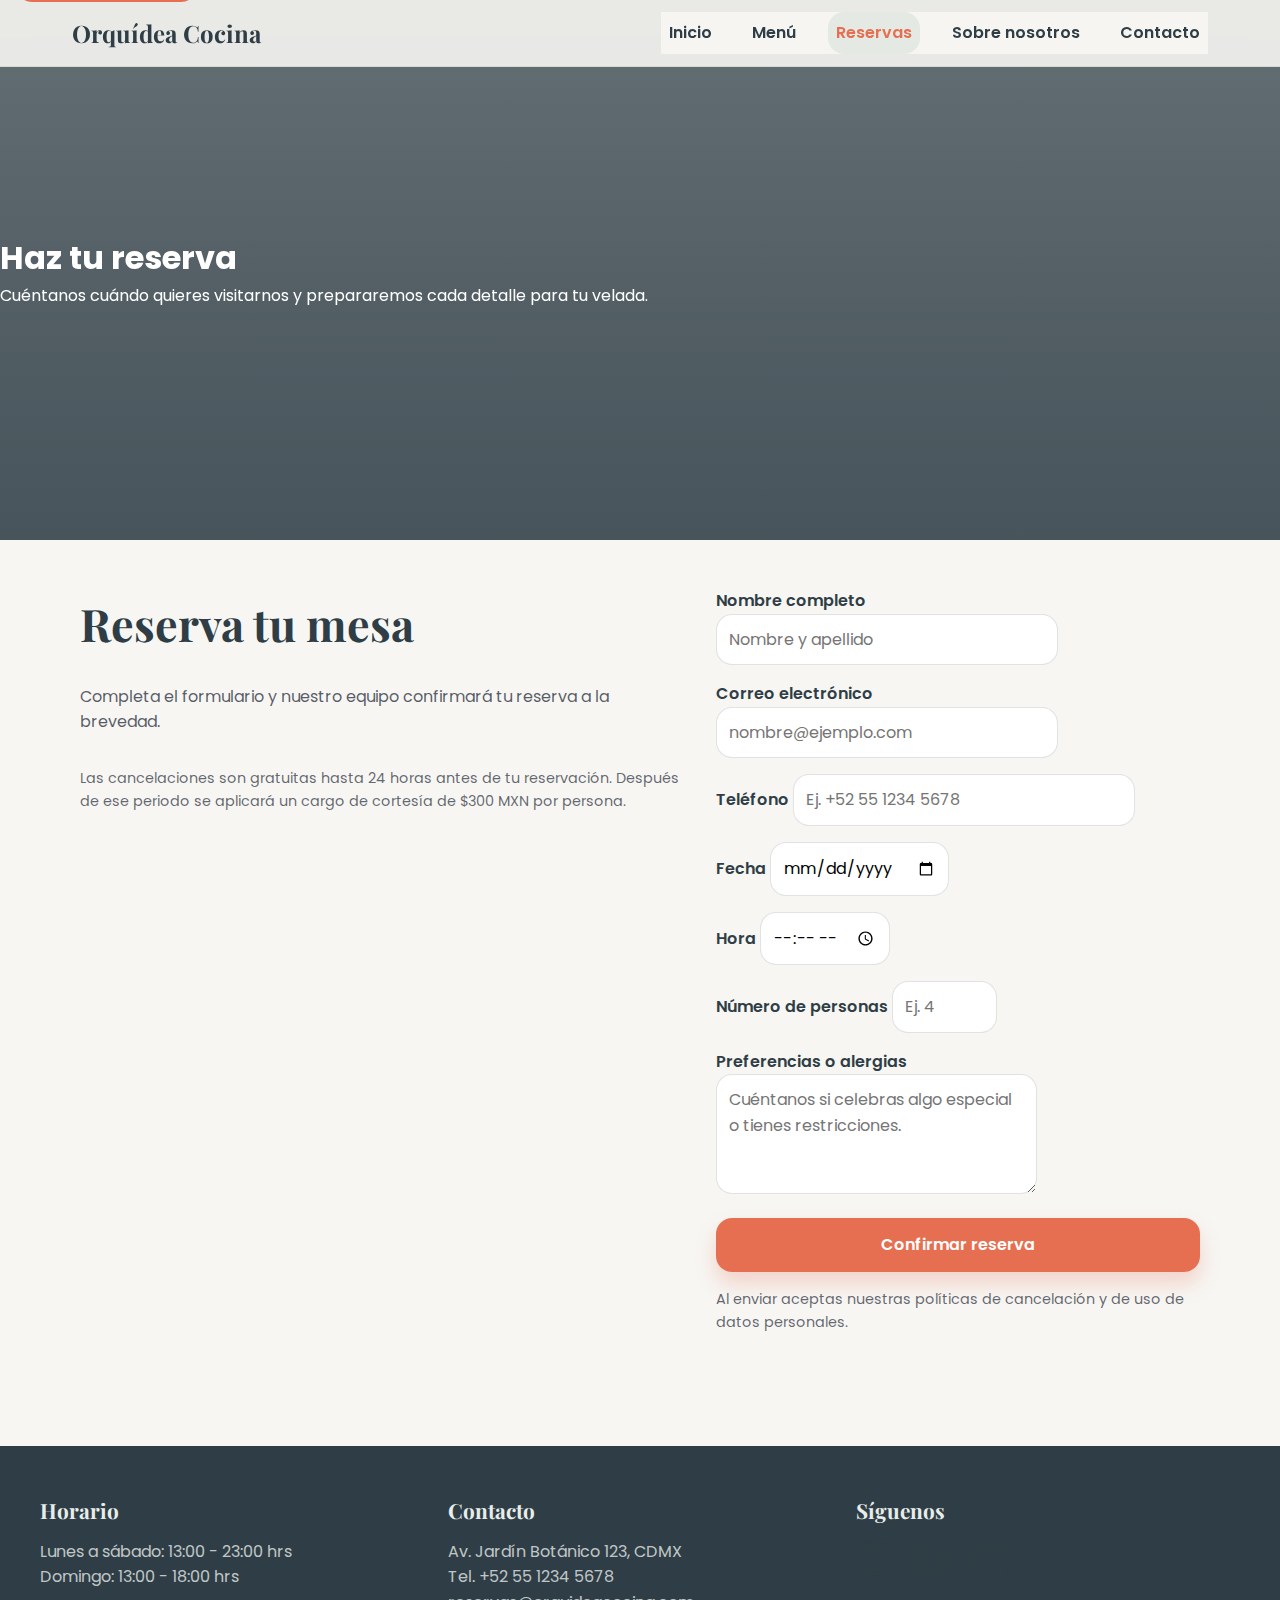
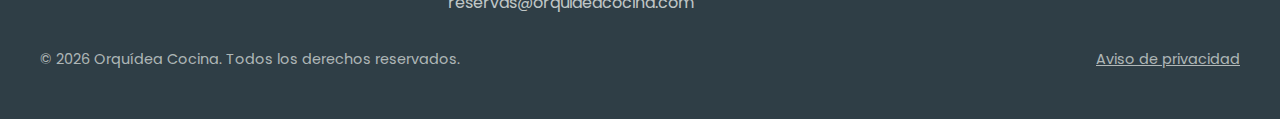
<file: reservas.html>
<!DOCTYPE html>
<html lang="es">
<head>
  <meta charset="UTF-8">
  <meta name="viewport" content="width=device-width, initial-scale=1.0">
  <title>Reservas Orquídea Cocina | Asegura tu mesa</title>
  <meta name="description" content="Reserva en Orquídea Cocina y vive una experiencia gastronómica moderna con ingredientes de temporada y hospitalidad excepcional.">
  <meta property="og:title" content="Reserva en Orquídea Cocina">
  <meta property="og:description" content="Agenda tu visita al restaurante Orquídea Cocina y celebra con platillos de autor en un ambiente botánico.">
  <meta property="og:type" content="restaurant">
  <meta property="og:url" content="https://orquideacocina.example/reservas.html">
  <meta property="og:image" content="https://images.unsplash.com/photo-1528712306091-ed0763094c98?auto=format&fit=crop&w=1600&q=80">
  <link rel="icon" href="data:image/svg+xml,<svg xmlns='http://www.w3.org/2000/svg' viewBox='0 0 100 100'><text y='0.9em' font-size='90'>🍽️</text></svg>">
  <link rel="preconnect" href="https://fonts.googleapis.com">
  <link rel="preconnect" href="https://fonts.gstatic.com" crossorigin>
  <link href="https://fonts.googleapis.com/css2?family=Playfair+Display:wght@600;700&family=Poppins:wght@400;500;600;700&display=swap" rel="stylesheet">
  <link rel="stylesheet" href="assets/css/styles.css">
  <script src="assets/js/main.js" defer></script>
</head>
<body>
  <a class="skip-link" href="#main-content">Saltar al contenido</a>
  <div class="sr-only" aria-live="polite" data-live-region></div>
  <header>
    <div class="nav-container">
      <a class="logo" href="index.html">Orquídea Cocina</a>
      <button class="nav-toggle" type="button" aria-expanded="false" aria-controls="primary-navigation" data-nav-toggle>
        <span></span>
        <span></span>
        <span></span>
        <span class="sr-only">Menú</span>
      </button>
      <nav id="primary-navigation" aria-label="Navegación principal">
        <ul>
          <li><a href="index.html" data-nav-link>Inicio</a></li>
          <li><a href="menu.html" data-nav-link>Menú</a></li>
          <li><a href="reservas.html" data-nav-link class="is-active" aria-current="page">Reservas</a></li>
          <li><a href="sobre.html" data-nav-link>Sobre nosotros</a></li>
          <li><a href="contacto.html" data-nav-link>Contacto</a></li>
        </ul>
      </nav>
    </div>
  </header>
  <main id="main-content">
    <section class="page-hero hero-reservas">
      <div>
        <h1>Haz tu reserva</h1>
        <p>Cuéntanos cuándo quieres visitarnos y prepararemos cada detalle para tu velada.</p>
      </div>
    </section>

    <section class="container reservations" aria-labelledby="form-reservas">
      <div>
        <h2 class="section-title" id="form-reservas">Reserva tu mesa</h2>
        <p class="section-subtitle">Completa el formulario y nuestro equipo confirmará tu reserva a la brevedad.</p>
        <p class="policy">Las cancelaciones son gratuitas hasta 24 horas antes de tu reservación. Después de ese periodo se aplicará un cargo de cortesía de $300 MXN por persona.</p>
      </div>
      <div>
        <form data-reservation-form novalidate aria-describedby="nota-politica">
          <div>
            <label for="nombre">Nombre completo</label>
            <input type="text" id="nombre" name="nombre" required autocomplete="name" placeholder="Nombre y apellido">
          </div>
          <div>
            <label for="email">Correo electrónico</label>
            <input type="email" id="email" name="email" required autocomplete="email" placeholder="nombre@ejemplo.com">
          </div>
          <div>
            <label for="telefono">Teléfono</label>
            <input type="tel" id="telefono" name="telefono" required autocomplete="tel" placeholder="Ej. +52 55 1234 5678">
          </div>
          <div>
            <label for="fecha">Fecha</label>
            <input type="date" id="fecha" name="fecha" required>
          </div>
          <div>
            <label for="hora">Hora</label>
            <input type="time" id="hora" name="hora" required>
          </div>
          <div>
            <label for="personas">Número de personas</label>
            <input type="number" id="personas" name="personas" min="1" max="12" required placeholder="Ej. 4">
          </div>
          <div>
            <label for="preferencias">Preferencias o alergias</label>
            <textarea id="preferencias" name="preferencias" maxlength="200" placeholder="Cuéntanos si celebras algo especial o tienes restricciones."></textarea>
          </div>
          <button class="btn btn-primary" type="submit">Confirmar reserva</button>
          <p class="policy" id="nota-politica">Al enviar aceptas nuestras políticas de cancelación y de uso de datos personales.</p>
        </form>
      </div>
    </section>
  </main>

  <div class="modal" data-modal hidden aria-hidden="true" role="dialog" aria-modal="true" aria-labelledby="modal-reserva-titulo">
    <div class="modal-content">
      <h3 id="modal-reserva-titulo">¡Gracias por reservar!</h3>
      <p data-modal-message>Tu reserva ha sido confirmada.</p>
      <button type="button" class="close-modal" data-close-modal>Cerrar</button>
    </div>
  </div>

  <footer>
    <div class="footer-content">
      <div class="footer-top">
        <section class="footer-section" aria-labelledby="footer-horario">
          <h4 id="footer-horario">Horario</h4>
          <p>Lunes a sábado: 13:00 - 23:00 hrs<br>Domingo: 13:00 - 18:00 hrs</p>
        </section>
        <section class="footer-section" aria-labelledby="footer-contacto">
          <h4 id="footer-contacto">Contacto</h4>
          <ul>
            <li>Av. Jardín Botánico 123, CDMX</li>
            <li>Tel. +52 55 1234 5678</li>
            <li>reservas@orquideacocina.com</li>
          </ul>
        </section>
        <section class="footer-section" aria-labelledby="footer-redes">
          <h4 id="footer-redes">Síguenos</h4>
          <div class="social-links">
            <a href="https://www.instagram.com" aria-label="Instagram de Orquídea Cocina">
              <svg viewBox="0 0 24 24" role="img" aria-hidden="true"><path fill="currentColor" d="M7 2h10a5 5 0 0 1 5 5v10a5 5 0 0 1-5 5H7a5 5 0 0 1-5-5V7a5 5 0 0 1 5-5m0 2a3 3 0 0 0-3 3v10a3 3 0 0 0 3 3h10a3 3 0 0 0 3-3V7a3 3 0 0 0-3-3zm5 3a5 5 0 1 1-5 5a5 5 0 0 1 5-5m0 2.1A2.9 2.9 0 1 0 14.9 12A2.9 2.9 0 0 0 12 9.1m6.4-2.75a1 1 0 1 1-1 1a1 1 0 0 1 1-1"/></svg>
            </a>
            <a href="https://www.facebook.com" aria-label="Facebook de Orquídea Cocina">
              <svg viewBox="0 0 24 24" role="img" aria-hidden="true"><path fill="currentColor" d="M13 22h-3v-9H8v-3h2V8.5C10 6 11.5 4 14.7 4H17v3h-1.7C14 7 13 7.5 13 8.8V10h3l-.4 3H13z"/></svg>
            </a>
            <a href="https://www.linkedin.com" aria-label="LinkedIn de Orquídea Cocina">
              <svg viewBox="0 0 24 24" role="img" aria-hidden="true"><path fill="currentColor" d="M6.94 6.5A1.75 1.75 0 1 1 5.19 4.75A1.75 1.75 0 0 1 6.94 6.5M5 9h3.75v11H5zm6.38 0H15v1.71h.05c.53-1 1.82-2.06 3.75-2.06c4 0 4.75 2.62 4.75 6v7.35h-3.75v-6.52c0-1.56 0-3.56-2.17-3.56s-2.5 1.7-2.5 3.43V20H11.4z"/></svg>
            </a>
          </div>
        </section>
      </div>
      <div class="footer-bottom">
        <p>&copy; <span data-current-year></span> Orquídea Cocina. Todos los derechos reservados.</p>
        <a href="mailto:reservas@orquideacocina.com?subject=Aviso%20de%20Privacidad">Aviso de privacidad</a>
      </div>
    </div>
  </footer>
</body>
</html>
</file>
<file: assets/css/styles.css>
:root{--primary:#2f3e46;--secondary:#84a98c;--accent:#e76f51;--bg:#f7f6f3;--text:#1f2937;--max-width:1200px;--radius:16px;--transition:0.3s ease;--shadow:0 20px 40px rgba(47,62,70,0.1);}*,*::before,*::after{box-sizing:border-box;margin:0;padding:0;}html{font-size:16px;scroll-behavior:smooth;}body{font-family:'Poppins',sans-serif;background:var(--bg);color:var(--text);line-height:1.6;-webkit-font-smoothing:antialiased;}img{max-width:100%;display:block;border-radius:var(--radius);}a{text-decoration:none;color:inherit;}ul{list-style:none;}button,input,select,textarea{font:inherit;}button{cursor:pointer;}main:focus{outline:none;}body.nav-open{overflow:hidden;}.sr-only{position:absolute;width:1px;height:1px;padding:0;margin:-1px;overflow:hidden;clip:rect(0,0,0,0);white-space:nowrap;border:0;}

.skip-link{position:absolute;top:-40px;left:1rem;background:var(--accent);color:#fff;padding:0.5rem 1rem;border-radius:var(--radius);z-index:1000;transition:top var(--transition);} .skip-link:focus{top:1rem;}

.container{width:min(100%,var(--max-width));margin-inline:auto;padding:clamp(2rem,4vw,3rem) clamp(1.5rem,4vw,2.5rem);} .section-title{font-family:'Playfair Display',serif;font-size:clamp(2rem,4vw,2.8rem);margin-bottom:1.5rem;color:var(--primary);} .section-subtitle{margin-bottom:2rem;color:rgba(31,41,55,0.75);} .btn{display:inline-flex;align-items:center;justify-content:center;padding:0.875rem 1.75rem;border-radius:var(--radius);font-weight:600;transition:transform var(--transition),box-shadow var(--transition),background var(--transition);border:none;} .btn-primary{background:var(--accent);color:#fff;box-shadow:0 12px 20px rgba(231,111,81,0.25);} .btn-primary:hover,.btn-primary:focus{transform:translateY(-2px);box-shadow:0 20px 35px rgba(231,111,81,0.3);} .btn-secondary{background:var(--primary);color:#fff;} .btn-secondary:hover,.btn-secondary:focus{transform:translateY(-2px);}

header{position:fixed;top:0;left:0;right:0;z-index:999;background:rgba(247,246,243,0.9);backdrop-filter:blur(12px);border-bottom:1px solid rgba(47,62,70,0.08);} .nav-container{display:flex;align-items:center;justify-content:space-between;width:min(100%,var(--max-width));margin-inline:auto;padding:0.75rem 1.5rem;} .logo{font-family:'Playfair Display',serif;font-size:1.5rem;color:var(--primary);font-weight:700;} .nav-toggle{background:none;border:none;display:inline-flex;flex-direction:column;gap:0.3rem;padding:0.5rem;color:var(--primary);} .nav-toggle span{width:24px;height:3px;background:currentColor;border-radius:999px;transition:transform var(--transition),opacity var(--transition);} nav{position:absolute;top:100%;left:0;right:0;background:rgba(247,246,243,0.97);max-height:0;overflow:hidden;transition:max-height var(--transition);} nav ul{display:flex;flex-direction:column;padding:1rem 1.5rem;gap:1rem;} nav a{font-weight:600;color:var(--primary);padding:0.5rem;border-radius:var(--radius);} nav a:focus-visible{outline:2px solid var(--accent);outline-offset:3px;} nav a.is-active,nav a:hover{background:rgba(132,169,140,0.15);color:var(--accent);} body.nav-open nav{max-height:400px;} body.nav-open .nav-toggle span:nth-child(1){transform:translateY(6px) rotate(45deg);} body.nav-open .nav-toggle span:nth-child(2){opacity:0;} body.nav-open .nav-toggle span:nth-child(3){transform:translateY(-6px) rotate(-45deg);} nav ul li{position:relative;} nav ul li a{display:block;}

.hero{position:relative;min-height:100vh;display:grid;align-items:center;justify-items:start;background:linear-gradient(rgba(47,62,70,0.45),rgba(47,62,70,0.65)),url('https://images.unsplash.com/photo-1528697203043-733dafdaa316?auto=format&fit=crop&w=1600&q=80') center/cover no-repeat;color:#fff;padding:calc(clamp(2rem,4vw,3rem)+4.5rem) clamp(1.5rem,5vw,4rem);overflow:hidden;} .hero-content{max-width:600px;animation:fadeIn 1s ease forwards;} .hero h1{font-family:'Playfair Display',serif;font-size:clamp(2.5rem,5vw,3.8rem);line-height:1.1;margin-bottom:1rem;} .hero p{margin-bottom:1.5rem;font-size:1.05rem;} .hero .btn{align-self:flex-start;} .hero-subtitle{font-size:1.1rem;margin-bottom:2rem;color:rgba(255,255,255,0.85);} .hero::after{content:'';position:absolute;inset:0;background:linear-gradient(180deg,rgba(47,62,70,0.2),rgba(47,62,70,0.65));z-index:-1;}


.page-hero{position:relative;min-height:60vh;display:grid;align-items:center;overflow:hidden;color:#fff;padding:calc(clamp(2rem,4vw,3rem)+4.5rem) clamp(1.5rem,5vw,4rem);} .page-hero::before{content:'';position:absolute;inset:0;background:linear-gradient(180deg,rgba(47,62,70,0.55),rgba(47,62,70,0.7));z-index:0;} .page-hero > *{position:relative;z-index:1;max-width:680px;} .hero-menu{background:linear-gradient(rgba(47,62,70,0.4),rgba(47,62,70,0.6)),url('https://images.unsplash.com/photo-1504674900247-0877df9cc836?auto=format&fit=crop&w=1600&q=80') center/cover no-repeat;} .hero-reservas{background:linear-gradient(rgba(47,62,70,0.4),rgba(47,62,70,0.6)),url('https://images.unsplash.com/photo-1528712306091-ed0763094c98?auto=format&fit=crop&w=1600&q=80') center/cover no-repeat;} .hero-sobre{background:linear-gradient(rgba(47,62,70,0.4),rgba(47,62,70,0.6)),url('https://images.unsplash.com/photo-1466978913421-dad2ebd01d17?auto=format&fit=crop&w=1600&q=80') center/cover no-repeat;} .hero-contacto{background:linear-gradient(rgba(47,62,70,0.4),rgba(47,62,70,0.6)),url('https://images.unsplash.com/photo-1525610553991-2bede1a236e2?auto=format&fit=crop&w=1600&q=80') center/cover no-repeat;}
.features{background:#fff;} .features-grid{display:grid;gap:1.5rem;} .feature-card{background:var(--bg);padding:1.75rem;border-radius:var(--radius);box-shadow:var(--shadow);transition:transform var(--transition),box-shadow var(--transition);} .feature-card:hover,.feature-card:focus-within{transform:translateY(-6px);box-shadow:0 25px 45px rgba(47,62,70,0.15);} .feature-card h3{font-family:'Playfair Display',serif;margin-bottom:0.75rem;color:var(--primary);} .feature-card p{color:rgba(31,41,55,0.75);}

.dishes-grid{display:grid;gap:1.5rem;} .dish-card{background:#fff;border-radius:var(--radius);overflow:hidden;box-shadow:var(--shadow);transition:transform var(--transition),box-shadow var(--transition);} .dish-card:hover,.dish-card:focus-within{transform:translateY(-6px);box-shadow:0 25px 45px rgba(47,62,70,0.15);} .dish-card-content{padding:1.5rem;} .dish-card h3{font-family:'Playfair Display',serif;margin-bottom:0.5rem;color:var(--primary);} .dish-meta{display:flex;justify-content:space-between;align-items:center;font-weight:600;color:var(--accent);} .dish-card p{color:rgba(31,41,55,0.75);margin-bottom:0.75rem;}

.testimonials{background:var(--bg);} .testimonials-grid{display:grid;gap:1.5rem;} .testimonial{background:#fff;padding:1.75rem;border-radius:var(--radius);box-shadow:var(--shadow);} .testimonial blockquote{font-style:italic;margin-bottom:1rem;} .stars{color:#f4c430;margin-bottom:0.5rem;}

.cta{background:linear-gradient(135deg,rgba(47,62,70,0.95),rgba(132,169,140,0.9));color:#fff;text-align:center;border-radius:var(--radius);padding:clamp(2rem,4vw,3rem);} .cta h2{font-family:'Playfair Display',serif;font-size:clamp(2rem,4vw,2.8rem);margin-bottom:1rem;} .cta-inline{margin-top:2rem;} .social-section{margin-top:2rem;} .social-section h3{font-family:'Playfair Display',serif;color:var(--primary);margin-bottom:1rem;}

.menu-filters{display:flex;flex-wrap:wrap;gap:0.75rem;margin-bottom:2rem;} .menu-filters button{background:rgba(47,62,70,0.08);border:none;padding:0.5rem 1.2rem;border-radius:999px;font-weight:600;color:var(--primary);transition:background var(--transition),color var(--transition);} .menu-filters button.is-active{background:var(--accent);color:#fff;} .menu-grid{display:grid;gap:1.5rem;} .menu-item{background:#fff;border-radius:var(--radius);box-shadow:var(--shadow);overflow:hidden;display:flex;flex-direction:column;} .menu-item-content{padding:1.5rem;display:flex;flex-direction:column;gap:0.75rem;} .menu-item-tags{display:flex;gap:0.5rem;flex-wrap:wrap;} .menu-item-tag{background:rgba(132,169,140,0.2);color:var(--primary);padding:0.3rem 0.75rem;border-radius:999px;font-size:0.85rem;font-weight:600;} .menu-price{font-weight:700;color:var(--accent);}

.reservations{display:grid;gap:2rem;} form{display:grid;gap:1rem;} label{font-weight:600;color:var(--primary);} input,select,textarea{padding:0.75rem;border-radius:var(--radius);border:1px solid rgba(47,62,70,0.15);background:#fff;transition:border var(--transition),box-shadow var(--transition);} input:focus,select:focus,textarea:focus{outline:2px solid var(--secondary);border-color:var(--secondary);box-shadow:0 0 0 4px rgba(132,169,140,0.2);} textarea{min-height:120px;resize:vertical;} .policy{font-size:0.9rem;color:rgba(31,41,55,0.7);} .modal{position:fixed;inset:0;display:grid;place-items:center;background:rgba(0,0,0,0.5);opacity:0;pointer-events:none;transition:opacity var(--transition);} .modal[aria-hidden="false"]{opacity:1;pointer-events:auto;} .modal-content{background:#fff;padding:2rem;border-radius:var(--radius);max-width:400px;width:90%;text-align:center;box-shadow:var(--shadow);} .modal-content h3{font-family:'Playfair Display',serif;margin-bottom:0.75rem;color:var(--primary);} .modal-content p{margin-bottom:1.5rem;color:rgba(31,41,55,0.75);} .close-modal{background:var(--accent);color:#fff;border:none;padding:0.75rem 1.5rem;border-radius:var(--radius);font-weight:600;}

 .history-grid{display:grid;gap:2rem;align-items:center;} .history-grid img{width:100%;border-radius:var(--radius);box-shadow:var(--shadow);} .history-grid h3{font-family:'Playfair Display',serif;color:var(--primary);margin-bottom:1rem;} .menu-header{margin-bottom:2rem;} .menu-header p{color:rgba(31,41,55,0.7);max-width:620px;} .timeline{display:grid;gap:1.5rem;position:relative;padding-left:1.5rem;} .timeline::before{content:'';position:absolute;left:0.5rem;top:0;bottom:0;width:2px;background:rgba(47,62,70,0.2);} .timeline-item{position:relative;padding-left:1rem;} .timeline-item::before{content:'';position:absolute;left:-1.05rem;top:0.3rem;width:12px;height:12px;background:var(--accent);border-radius:50%;box-shadow:0 0 0 4px rgba(231,111,81,0.25);} .values-grid,.team-grid{display:grid;gap:1.5rem;} .value-card,.team-card{background:#fff;border-radius:var(--radius);padding:1.5rem;box-shadow:var(--shadow);text-align:center;} .value-card svg{width:40px;height:40px;margin-bottom:1rem;color:var(--secondary);} .team-card img{aspect-ratio:1/1;object-fit:cover;margin-bottom:1rem;} .team-card h3{font-family:'Playfair Display',serif;margin-bottom:0.25rem;color:var(--primary);} .team-card span{color:rgba(31,41,55,0.65);font-size:0.95rem;}

.contact-info{display:grid;gap:1rem;margin-bottom:2rem;} .contact-form{display:grid;gap:1rem;} .map-card{border-radius:var(--radius);overflow:hidden;box-shadow:var(--shadow);} .social-links{display:flex;gap:1rem;} .social-links a{display:inline-flex;width:40px;height:40px;border-radius:50%;align-items:center;justify-content:center;background:rgba(47,62,70,0.08);color:var(--primary);transition:background var(--transition),transform var(--transition);} .social-links a:hover,.social-links a:focus{background:var(--accent);color:#fff;transform:translateY(-3px);} .contact-form textarea{min-height:140px;}

footer{background:var(--primary);color:#e8edea;padding:3rem 1.5rem;margin-top:4rem;} .footer-content{width:min(100%,var(--max-width));margin-inline:auto;display:grid;gap:2rem;} .footer-top{display:grid;gap:1.5rem;} .footer-section h4{font-family:'Playfair Display',serif;font-size:1.3rem;margin-bottom:0.75rem;} .footer-section p,.footer-section li{color:rgba(232,237,234,0.8);} .footer-bottom{display:flex;flex-direction:column;gap:1rem;font-size:0.9rem;color:rgba(232,237,234,0.7);} .footer-bottom a{color:rgba(232,237,234,0.7);text-decoration:underline;} .footer-bottom svg{width:20px;height:20px;}

@media(min-width:360px){.hero p{font-size:1.1rem;} .nav-container{padding-inline:2rem;}}
@media(min-width:768px){.nav-toggle{display:none;} nav{position:static;max-height:none;} nav ul{flex-direction:row;align-items:center;padding:0;} nav ul{gap:1.5rem;} .hero{grid-template-columns:repeat(2,1fr);align-items:center;} .hero{padding:calc(clamp(2rem,4vw,3rem)+5.5rem) clamp(2rem,6vw,6rem);} .features-grid{grid-template-columns:repeat(3,1fr);} .dishes-grid{grid-template-columns:repeat(3,1fr);} .testimonials-grid{grid-template-columns:repeat(3,1fr);} .menu-grid{grid-template-columns:repeat(2,1fr);} .reservations{grid-template-columns:1.1fr 0.9fr;align-items:start;} .values-grid{grid-template-columns:repeat(3,1fr);} .team-grid{grid-template-columns:repeat(3,1fr);} .contact-info{grid-template-columns:repeat(2,1fr);} .footer-top{grid-template-columns:repeat(3,1fr);} .footer-bottom{flex-direction:row;justify-content:space-between;align-items:center;}}
@media(min-width:1024px){.hero{grid-template-columns:repeat(2,1fr);} .hero h1{font-size:clamp(3rem,5vw,4.5rem);} .menu-grid{grid-template-columns:repeat(3,1fr);} .reservations{grid-template-columns:1fr 0.8fr;} .contact-info{grid-template-columns:2fr 1fr;}}

@keyframes fadeIn{from{opacity:0;transform:translateY(20px);}to{opacity:1;transform:translateY(0);}}
</file>
